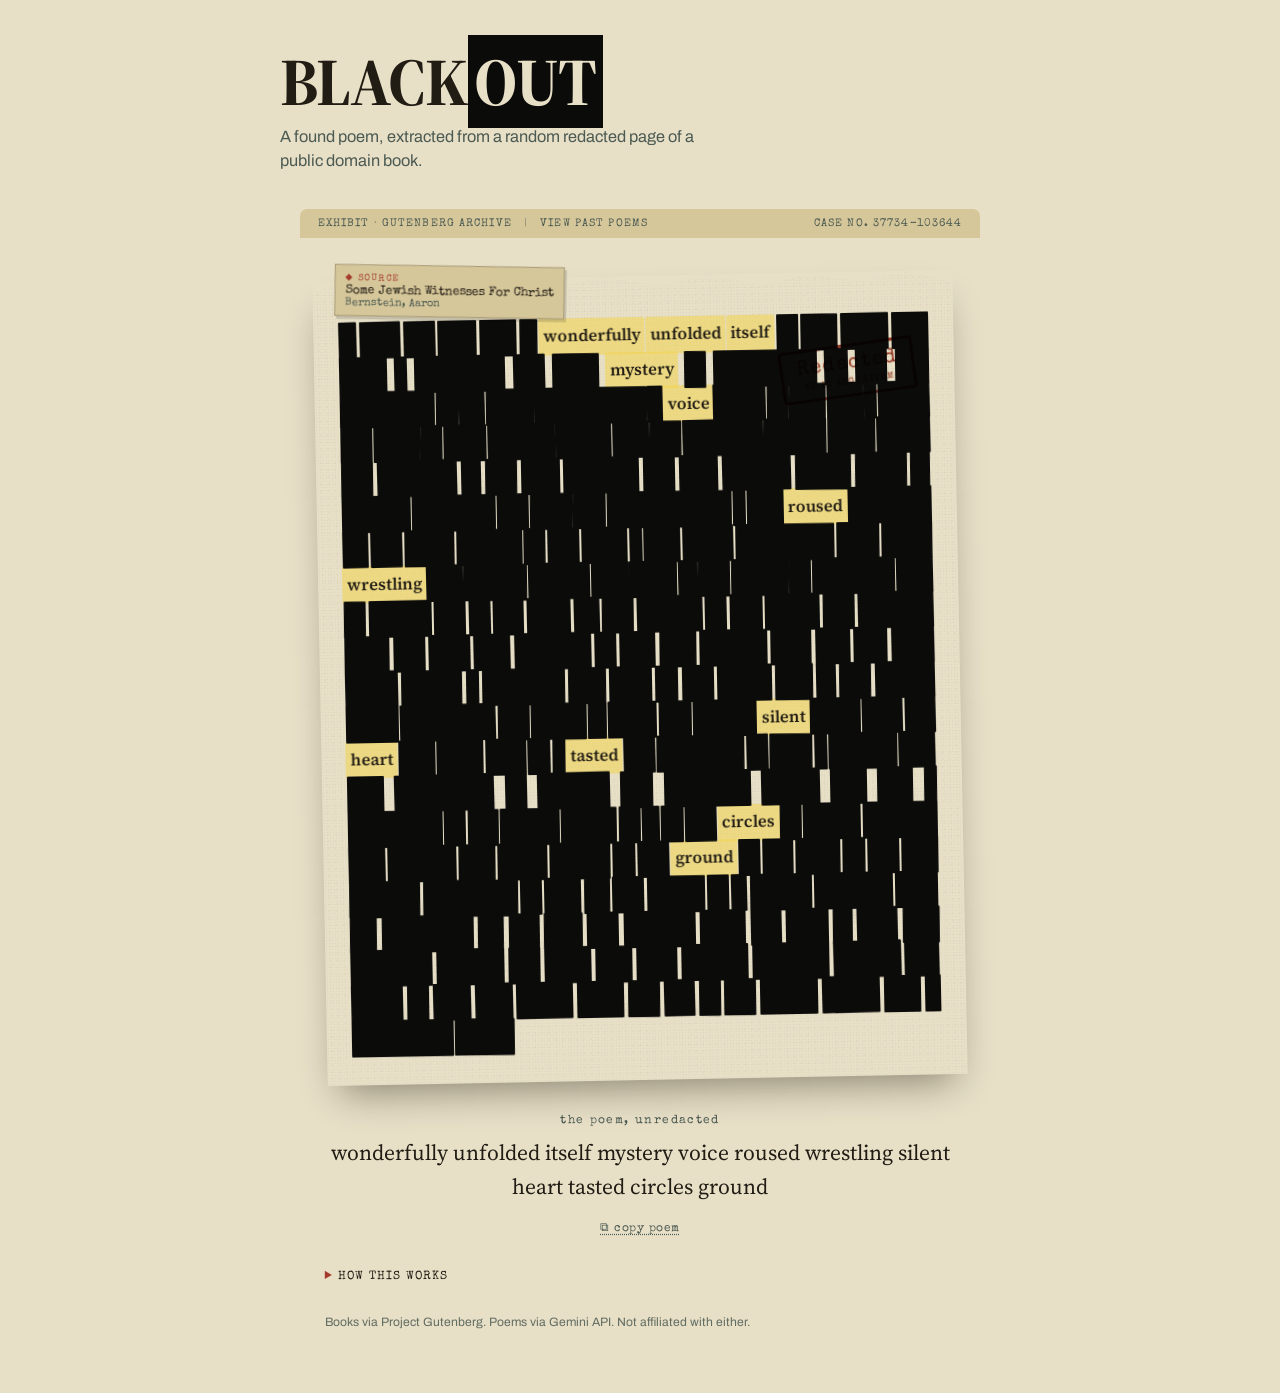
<file: index.htm>
<!DOCTYPE html>
<html lang="en">

<head>
    <meta charset="UTF-8" />
    <meta name="viewport" content="width=device-width, initial-scale=1" />
    <meta name="color-scheme" content="light" />
    <title>Blackout — a live redacted poem</title>
    <link rel="preconnect" href="https://fonts.googleapis.com">
    <link rel="preconnect" href="https://fonts.gstatic.com" crossorigin>
    <link
        href="https://fonts.googleapis.com/css2?family=Archivo:wght@400;500;600;700&amp;family=Source+Serif+4:wght@400;600;700&amp;family=Special+Elite&amp;display=swap"
        rel="stylesheet">
    <link rel="stylesheet" href="style.css">
</head>

<body>
    <div class="desk">

        <h1 class="title">BLACK<span class="redact-letter">OUT</span></h1>
        <p class="subtitle">A found poem, extracted from a random redacted page of a public domain book.
        </p>

        <div class="folder-tab">
            <span>
                Exhibit · Gutenberg Archive
                <span style="margin: 0 8px; opacity: 0.5;">|</span>
                <a href="archive.htm" style="color: inherit; text-decoration: none;">View Past Poems</a>
            </span>
            <span id="caseNo">Case No. —–—</span>
        </div>


        <section class="page-stage" id="pageStage" hidden>
            <div class="book-page" id="bookPage">
                <div class="page-surface">
                    <div class="word-grid" id="wordGrid" aria-hidden="true"></div>
                </div>
                <div class="source-tag">
                    <span class="source-eyebrow">◆ source</span>
                    <span class="source-title" id="sourceTitle"></span>
                    <span class="source-author" id="sourceAuthor"></span>
                </div>
                <div class="stamp" id="stampEl" aria-hidden="true">
                    <span class="stamp-main">Redacted</span>
                    <span class="stamp-sub">by an algorithm</span>
                </div>
            </div>
        </section>

        <section class="poem-extract" id="poemExtract" hidden>
            <h2 class="section-eyebrow">the poem, unredacted</h2>
            <p id="poemText"></p>
            <div class="actions">
                <button class="link-btn" id="copyBtn" type="button">⧉ copy poem</button>
            </div>
        </section>

        <details class="how-it-works">
            <summary>How this works</summary>
            <p>Every day at midnight, a bot performs the following steps:</p>
            <ol>
                <li>It asks a public search API for Project Gutenberg for a random English-language book.
                </li>
                <li>The book's full text is downloaded, the legal boilerplate is trimmed off, and 250 consecutive words
                    are cropped.</li>
                <li>Those 250 words are sent to Gemini, which is asked to choose a few of them that read as a short
                    poem, kept in their original order.</li>
                <li>The resulting poem is saved and displayed here. Every other word is inked over — still there,
                    holding the page together, just unreadable.</li>
            </ol>
        </details>

        <footer>Books via Project Gutenberg. Poems via Gemini API. Not affiliated with
            either.</footer>

    </div>

    <script src="script.js"></script>
</body>

</html>
</file>
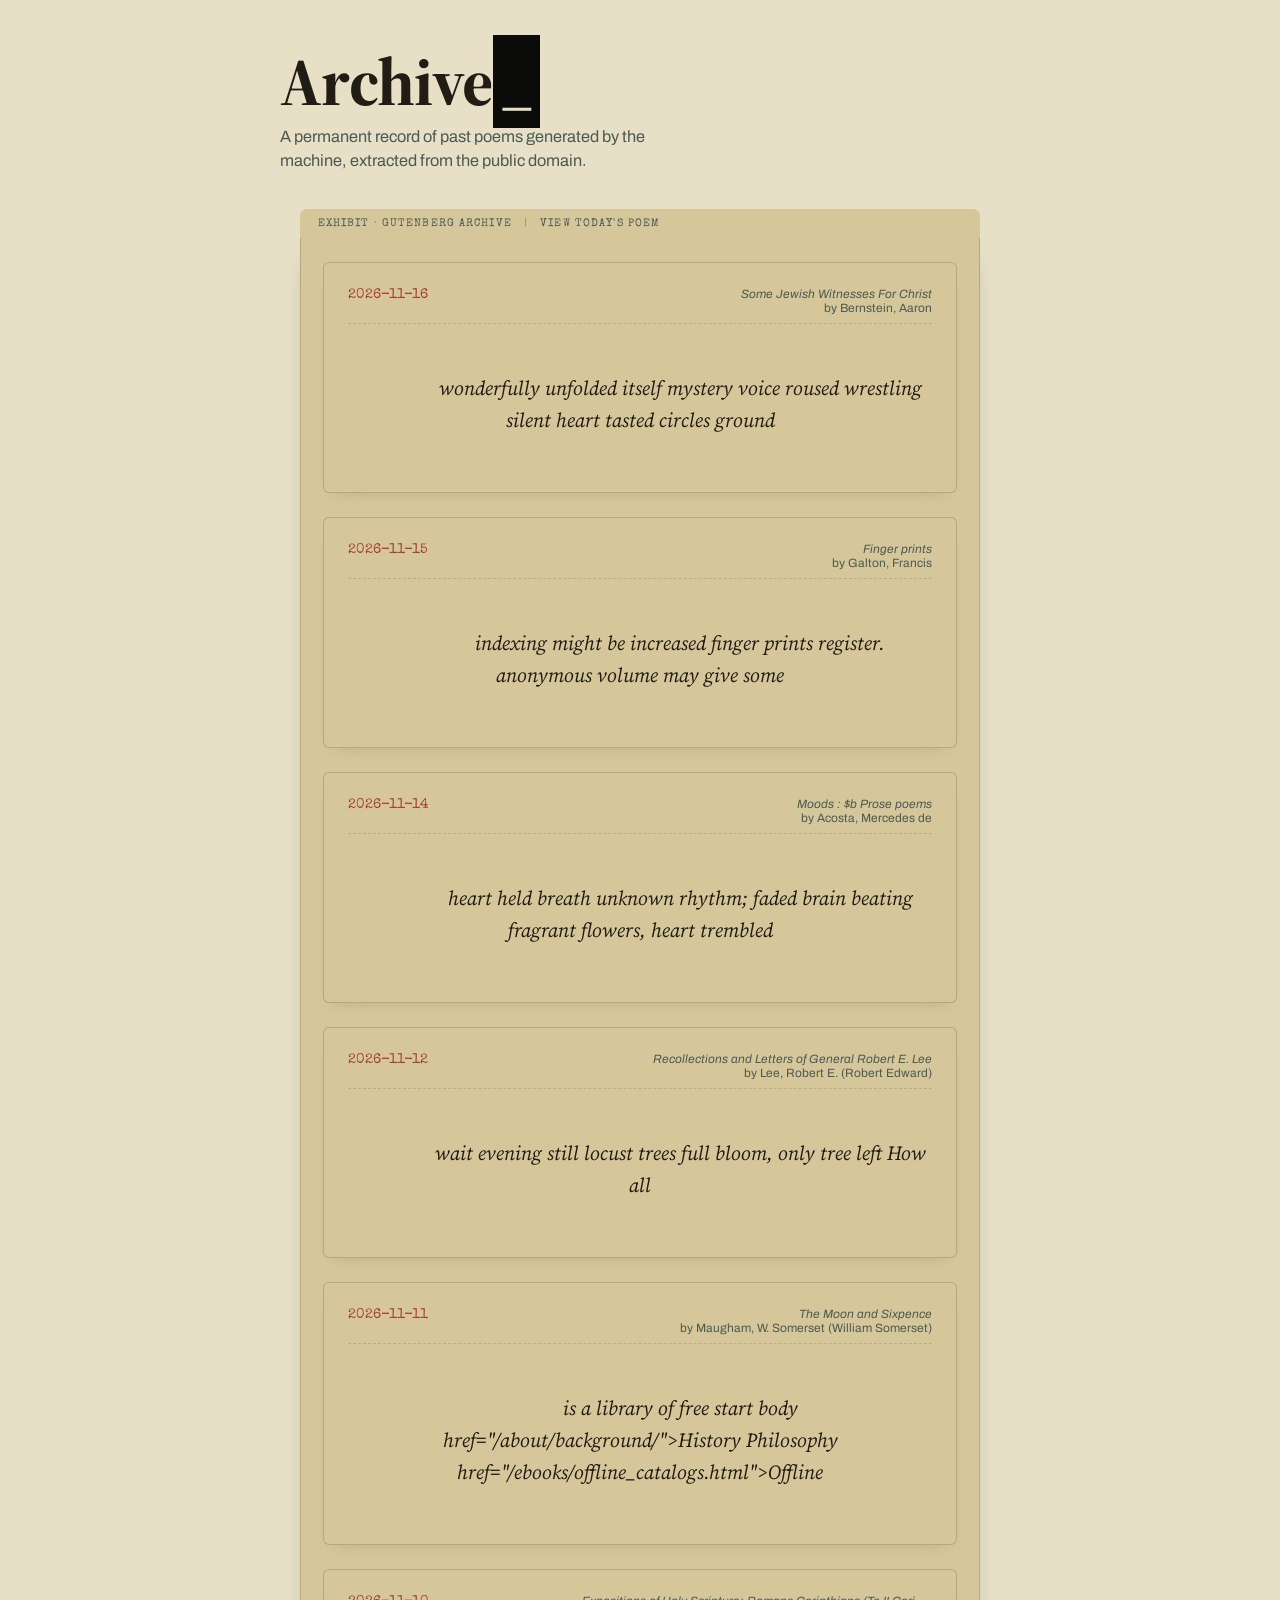
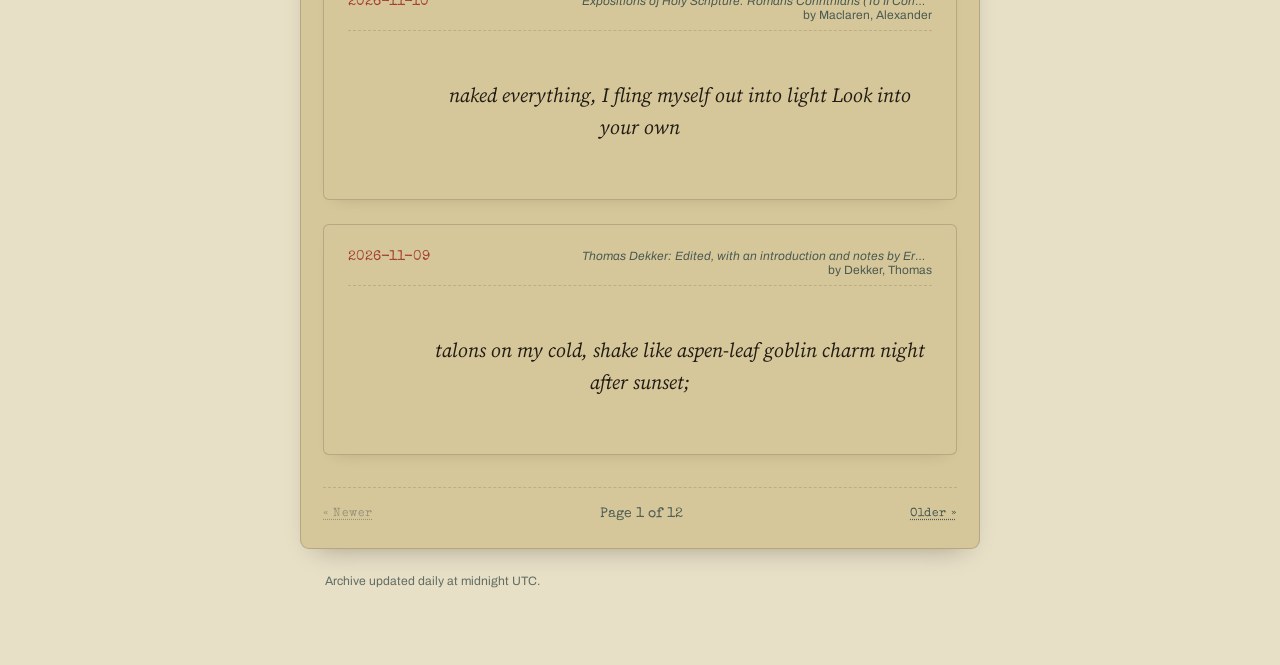
<file: archive.htm>
<!DOCTYPE html>
<html lang="en">

<head>
    <meta charset="UTF-8">
    <meta name="viewport" content="width=device-width, initial-scale=1.0">
    <title>Archive · AI Blackout Poetry</title>
    
    <link rel="preconnect" href="https://fonts.googleapis.com">
    <link rel="preconnect" href="https://fonts.gstatic.com" crossorigin>
    <link href="https://fonts.googleapis.com/css2?family=Archivo:wght@400;600&family=Source+Serif+4:opsz,wght@8..60,400;8..60,700&family=Special+Elite&display=swap" rel="stylesheet">
    
    <link rel="stylesheet" href="style.css">
    <style>
        .archive-list {
            max-width: 680px;
            margin: 0 auto 2rem;
            display: flex;
            flex-direction: column;
            gap: 1.5rem;
        }

        .archive-entry {
            background: var(--paper-dark);
            border: 1px solid rgba(33, 28, 20, .18);
            border-radius: 6px;
            padding: 1.5rem;
            box-shadow: 0 8px 16px -12px rgba(20, 14, 4, .2);
        }

        .entry-header {
            display: flex;
            justify-content: space-between;
            align-items: baseline;
            margin-bottom: 1rem;
            border-bottom: 1px dashed rgba(33, 28, 20, .15);
            padding-bottom: 0.5rem;
        }

        .entry-date {
            font-family: 'Special Elite', monospace;
            font-size: .85rem;
            color: var(--stamp);
        }

        .entry-book {
            font-size: .75rem;
            color: var(--filed);
            text-align: right;
            max-width: 60%;
            white-space: nowrap;
            overflow: hidden;
            text-overflow: ellipsis;
        }

        .entry-poem {
            font-family: 'Source Serif 4', serif;
            font-size: 1.25rem;
            line-height: 1.6;
            color: var(--ink);
            white-space: pre-wrap;
            text-align: center;
            font-style: italic;
        }
        
        .empty-state {
            text-align: center;
            padding: 3rem;
            font-family: 'Special Elite', monospace;
            color: var(--filed);
            border: 1px dashed rgba(33, 28, 20, .3);
            border-radius: 6px;
        }
        
        .pagination {
            display: flex;
            justify-content: space-between;
            align-items: center;
            margin-top: 2rem;
            padding-top: 1.2rem;
            border-top: 1px dashed rgba(33, 28, 20, .15);
            font-family: 'Special Elite', monospace;
            font-size: .85rem;
            color: var(--filed);
        }
    </style>
</head>

<body>
    <div class="desk">
        <h1 class="title">
            Archive<span class="redact-letter">_</span>
        </h1>
        <p class="subtitle">
            A permanent record of past poems generated by the machine, extracted from the public domain.
        </p>

        <div class="folder-tab">
            <span>
                Exhibit · Gutenberg Archive
                <span style="margin: 0 8px; opacity: 0.5;">|</span>
                <a href="index.htm" style="color: inherit; text-decoration: none;">View Today's Poem</a>
            </span>
        </div>

        <div class="control-card">
            <div id="archiveContainer" class="archive-list">
                <!-- Archive entries will be injected here -->
                <div class="empty-state">Loading archives...</div>
            </div>
            
            <div class="pagination" id="paginationControls" style="display: none;">
                <button id="prevBtn" class="link-btn" disabled>&laquo; Newer</button>
                <span id="pageIndicator">Page 1 of 1</span>
                <button id="nextBtn" class="link-btn" disabled>Older &raquo;</button>
            </div>
        </div>

        <footer>
            <p>Archive updated daily at midnight UTC.</p>
        </footer>
    </div>

    <script src="archive.js"></script>
</body>
</html>
</file>
<file: style.css>
:root {
            --paper: #E7DFC6;
            --paper-dark: #D6C79A;
            --ink: #211C14;
            --redact: #0B0B0A;
            --stamp: #A33B2A;
            --filed: #4B5A52;
            --highlight: #F2D34D;
        }

        * {
            box-sizing: border-box;
        }

        html {
            -webkit-font-smoothing: antialiased;
        }

        body {
            margin: 0;
            background: var(--paper);
            color: var(--ink);
            font-family: 'Archivo', sans-serif;
        }

        a {
            color: var(--stamp);
        }

        .desk {
            max-width: 760px;
            margin: 0 auto;
            padding: 3rem 1.25rem 4rem;
        }

        /* ---------- Masthead ---------- */

        .title {
            font-family: 'Source Serif 4', serif;
            font-weight: 700;
            font-size: clamp(2.4rem, 5vw + 1rem, 4.2rem);
            letter-spacing: -0.01em;
            margin: 0 0 .6rem;
            line-height: 1;
        }

        .redact-letter {
            background: var(--redact);
            color: var(--paper);
            padding: 0 .1em;
            box-decoration-break: clone;
            -webkit-box-decoration-break: clone;
        }

        .subtitle {
            max-width: 46ch;
            margin: 0 0 2.2rem;
            color: var(--filed);
            font-size: 1.02rem;
            line-height: 1.5;
        }

        /* ---------- Folder tab + control card ---------- */

        .folder-tab {
            display: flex;
            justify-content: space-between;
            align-items: center;
            gap: 1rem;
            max-width: 680px;
            margin: 0 auto;
            padding: .55rem 1.1rem;
            background: var(--paper-dark);
            border-radius: 7px 7px 0 0;
            font-family: 'Special Elite', monospace;
            font-size: .7rem;
            letter-spacing: .1em;
            text-transform: uppercase;
            color: var(--filed);
        }

        #caseNo {
            white-space: nowrap;
        }

        .control-card {
            max-width: 680px;
            margin: 0 auto 1.6rem;
            background: var(--paper-dark);
            border: 1px solid rgba(33, 28, 20, .18);
            border-top: none;
            border-radius: 0 0 9px 9px;
            padding: 1.5rem 1.4rem 1.7rem;
            box-shadow: 0 12px 26px -16px rgba(20, 14, 4, .4);
        }

        .field-row {
            display: flex;
            gap: .7rem;
            align-items: center;
            margin-bottom: .4rem;
        }

        .field-row label {
            font-family: 'Special Elite', monospace;
            font-size: .66rem;
            letter-spacing: .1em;
            text-transform: uppercase;
            color: var(--filed);
            min-width: 112px;
        }

        .field-row input[type="password"],
        .field-row input[type="text"] {
            flex: 1;
            min-width: 0;
            font-family: 'Archivo', sans-serif;
            font-size: .92rem;
            padding: .55rem .7rem;
            border: 1px solid rgba(33, 28, 20, .32);
            border-radius: 4px;
            background: var(--paper);
            color: var(--ink);
        }

        .ghost-btn {
            flex-shrink: 0;
            width: 2.3rem;
            height: 2.3rem;
            border: 1px solid rgba(33, 28, 20, .32);
            border-radius: 4px;
            background: transparent;
            cursor: pointer;
            font-size: 1rem;
            line-height: 1;
        }

        .ghost-btn:hover {
            background: rgba(33, 28, 20, .06);
        }

        .field-hint {
            margin: .3rem 0 0;
            font-size: .78rem;
            color: var(--filed);
            line-height: 1.5;
        }

        .advanced {
            margin-top: .9rem;
        }

        .advanced summary {
            cursor: pointer;
            font-family: 'Special Elite', monospace;
            font-size: .72rem;
            letter-spacing: .08em;
            text-transform: uppercase;
            color: var(--filed);
        }

        .advanced summary::marker {
            color: var(--stamp);
        }

        .advanced .field-row {
            margin-top: .8rem;
        }

        .advanced-hint {
            margin: .35rem 0 0;
            font-size: .74rem;
            color: var(--filed);
        }

        .stamp-btn {
            display: block;
            width: 100%;
            margin-top: 1.3rem;
            padding: .85rem 1rem;
            background: var(--stamp);
            color: var(--paper);
            border: none;
            border-radius: 4px;
            font-family: 'Special Elite', monospace;
            font-size: .95rem;
            letter-spacing: .1em;
            text-transform: uppercase;
            cursor: pointer;
            box-shadow: 0 4px 0 rgba(0, 0, 0, .18);
            transition: transform .12s ease, box-shadow .12s ease, opacity .12s ease;
        }

        .stamp-btn:hover:not(:disabled) {
            filter: brightness(1.06);
        }

        .stamp-btn:active:not(:disabled) {
            transform: translateY(2px);
            box-shadow: 0 2px 0 rgba(0, 0, 0, .18);
        }

        .stamp-btn:disabled {
            opacity: .55;
            cursor: not-allowed;
        }

        :focus-visible {
            outline: 2px solid var(--stamp);
            outline-offset: 2px;
        }

        .shake {
            animation: shakeField .4s ease;
        }

        @keyframes shakeField {

            0%,
            100% {
                transform: translateX(0);
            }

            25% {
                transform: translateX(-4px);
            }

            75% {
                transform: translateX(4px);
            }
        }

        /* ---------- Process log ---------- */

        .process-log {
            max-width: 680px;
            margin: 0 auto 1.2rem;
            padding: 0 .4rem;
            list-style: none;
            min-height: 1.2em;
            font-family: 'Special Elite', monospace;
            font-size: .82rem;
            color: var(--filed);
        }

        .process-log li {
            padding: .15rem 0;
            opacity: 0;
            animation: logIn .3s ease-out forwards;
        }

        .process-log li.log-error {
            color: var(--stamp);
        }

        @keyframes logIn {
            from {
                opacity: 0;
                transform: translateY(3px);
            }

            to {
                opacity: 1;
                transform: none;
            }
        }

        /* ---------- The redacted page ---------- */

        .page-stage {
            margin: 1.6rem 0 2.2rem;
        }

        .book-page {
            position: relative;
            max-width: 640px;
            margin: 2.4rem auto 0;
            transform: rotate(-1.1deg);
            box-shadow: 0 20px 36px -14px rgba(20, 14, 4, .45);
        }

        .page-surface {
            background-color: var(--paper);
            background-image:
                radial-gradient(rgba(20, 14, 4, .05) 1px, transparent 1px),
                radial-gradient(rgba(20, 14, 4, .035) 1px, transparent 1px);
            background-size: 3px 3px, 7px 7px;
            background-position: 0 0, 2px 3px;
            clip-path: polygon(0% 1.6%, 4% 0%, 9% 1.3%, 16% 0.2%, 23% 1.4%, 30% 0.1%, 38% 1.2%, 46% 0.1%, 54% 1.3%, 62% 0.1%, 70% 1.4%, 78% 0.2%, 86% 1.2%, 93% 0.1%, 100% 1.5%, 100% 100%, 0% 100%);
        }

        .source-tag {
            position: absolute;
            top: -14px;
            left: 22px;
            z-index: 2;
            max-width: 68%;
            background: var(--paper-dark);
            border: 1px solid rgba(33, 28, 20, .25);
            box-shadow: 2px 3px 0 rgba(0, 0, 0, .14);
            transform: rotate(2deg);
            padding: .35rem .6rem .42rem;
            font-family: 'Special Elite', monospace;
        }

        .source-eyebrow {
            display: block;
            font-size: .58rem;
            letter-spacing: .14em;
            text-transform: uppercase;
            color: var(--stamp);
        }

        .source-title,
        .source-author {
            display: block;
            overflow: hidden;
            text-overflow: ellipsis;
            white-space: nowrap;
        }

        .source-title {
            font-size: .78rem;
            color: var(--ink);
            margin-top: .1rem;
        }

        .source-author {
            font-size: .68rem;
            color: var(--filed);
        }

        .stamp {
            position: absolute;
            top: 9%;
            right: 6%;
            z-index: 3;
            border: 3px solid var(--stamp);
            border-radius: 4px;
            color: var(--stamp);
            padding: .45rem .85rem;
            text-align: center;
            font-family: 'Special Elite', monospace;
            mix-blend-mode: multiply;
            transform: scale(0) rotate(-16deg);
            opacity: 0;
            pointer-events: none;
        }

        .book-page.stamped .stamp {
            animation: stampSlam .42s cubic-bezier(.25, 1.5, .4, 1) forwards;
        }

        @keyframes stampSlam {
            0% {
                transform: scale(2.2) rotate(-16deg);
                opacity: 0;
            }

            55% {
                transform: scale(.92) rotate(-6deg);
                opacity: 1;
            }

            75% {
                transform: scale(1.06) rotate(-9deg);
            }

            100% {
                transform: scale(1) rotate(-7deg);
                opacity: 1;
            }
        }

        .stamp-main {
            display: block;
            font-size: 1.25rem;
            letter-spacing: .07em;
        }

        .stamp-sub {
            display: block;
            font-size: .58rem;
            letter-spacing: .1em;
            margin-top: .15rem;
            text-transform: uppercase;
        }

        .word-grid {
            display: block;
            text-align: justify;
            padding: 2.6rem 1.7rem 1.8rem;
            font-family: 'Source Serif 4', serif;
            font-size: 1.05rem;
            line-height: 2;
        }

        .word {
            position: relative;
            display: inline-block;
            padding: .04em .1em;
            white-space: pre;
        }

        .word.redact {
            color: transparent;
            user-select: none;
        }

        .word.redact::after {
            content: '';
            position: absolute;
            inset: -1px -2px;
            background: var(--redact);
            border-radius: 1px;
            transform: scaleX(0) rotate(var(--r, 0deg));
            transform-origin: left center;
            transition: transform .28s cubic-bezier(.5, 0, .2, 1);
            transition-delay: var(--d, 0ms);
        }

        .book-page.revealed .word.redact::after {
            transform: scaleX(1) rotate(var(--r, 0deg));
        }

        .word.kept {
            color: var(--ink);
            font-weight: 600;
        }

        .word.kept::before {
            content: '';
            position: absolute;
            inset: -1px -3px;
            z-index: -1;
            border-radius: 2px;
            background: var(--highlight);
            opacity: 0;
            transform: scaleX(0);
            transform-origin: left center;
        }

        .book-page.revealed .word.kept::before {
            animation: markerSweep .32s ease-out forwards;
            animation-delay: var(--d, 0ms);
        }

        @keyframes markerSweep {
            from {
                transform: scaleX(0);
                opacity: 0;
            }

            40% {
                opacity: .9;
            }

            to {
                transform: scaleX(1);
                opacity: .55;
            }
        }

        /* ---------- Poem extract ---------- */

        .poem-extract {
            max-width: 640px;
            margin: 0 auto 2.2rem;
            padding: 0 .3rem;
            text-align: center;
        }

        .section-eyebrow {
            font-family: 'Special Elite', monospace;
            font-size: .72rem;
            letter-spacing: .12em;
            text-transform: lowercase;
            color: var(--filed);
            margin: 0 0 .6rem;
            font-weight: 400;
        }

        #poemText {
            font-family: 'Source Serif 4', serif;
            font-size: 1.35rem;
            line-height: 1.6;
            margin: 0 0 1rem;
        }

        .actions {
            display: flex;
            gap: 1.4rem;
            justify-content: center;
            flex-wrap: wrap;
        }

        .link-btn {
            background: none;
            border: none;
            padding: 0;
            font-family: 'Special Elite', monospace;
            font-size: .78rem;
            letter-spacing: .04em;
            color: var(--filed);
            text-decoration: underline dotted;
            text-underline-offset: 3px;
            cursor: pointer;
        }

        .link-btn:hover:not(:disabled) {
            color: var(--stamp);
        }

        .link-btn:disabled {
            opacity: .45;
            cursor: not-allowed;
        }

        /* ---------- How it works / footer ---------- */

        .how-it-works {
            max-width: 640px;
            margin: 0 auto 2rem;
            padding: 0 .3rem;
            font-size: .92rem;
            color: var(--filed);
        }

        .how-it-works summary {
            cursor: pointer;
            font-family: 'Special Elite', monospace;
            font-size: .78rem;
            letter-spacing: .08em;
            text-transform: uppercase;
            color: var(--ink);
        }

        .how-it-works summary::marker {
            color: var(--stamp);
        }

        .how-it-works ol {
            margin: .9rem 0 .8rem;
            padding-left: 1.3rem;
            line-height: 1.6;
        }

        .how-it-works li {
            margin-bottom: .5rem;
        }

        .how-it-works .proxy-note {
            line-height: 1.6;
            font-size: .86rem;
        }

        footer {
            max-width: 640px;
            margin: 0 auto;
            padding: 0 .3rem;
            font-size: .76rem;
            color: var(--filed);
            opacity: .85;
        }

        @media (max-width: 560px) {
            .field-row {
                flex-wrap: wrap;
            }

            .field-row label {
                min-width: 100%;
            }

            .source-tag {
                max-width: 78%;
            }

            .word-grid {
                font-size: .96rem;
                padding: 2.6rem 1.1rem 1.3rem;
            }

            #poemText {
                font-size: 1.15rem;
            }
        }

        @media (prefers-reduced-motion: reduce) {
            * {
                animation-duration: .001ms !important;
                animation-iteration-count: 1 !important;
                transition-duration: .001ms !important;
            }
        }
</file>
